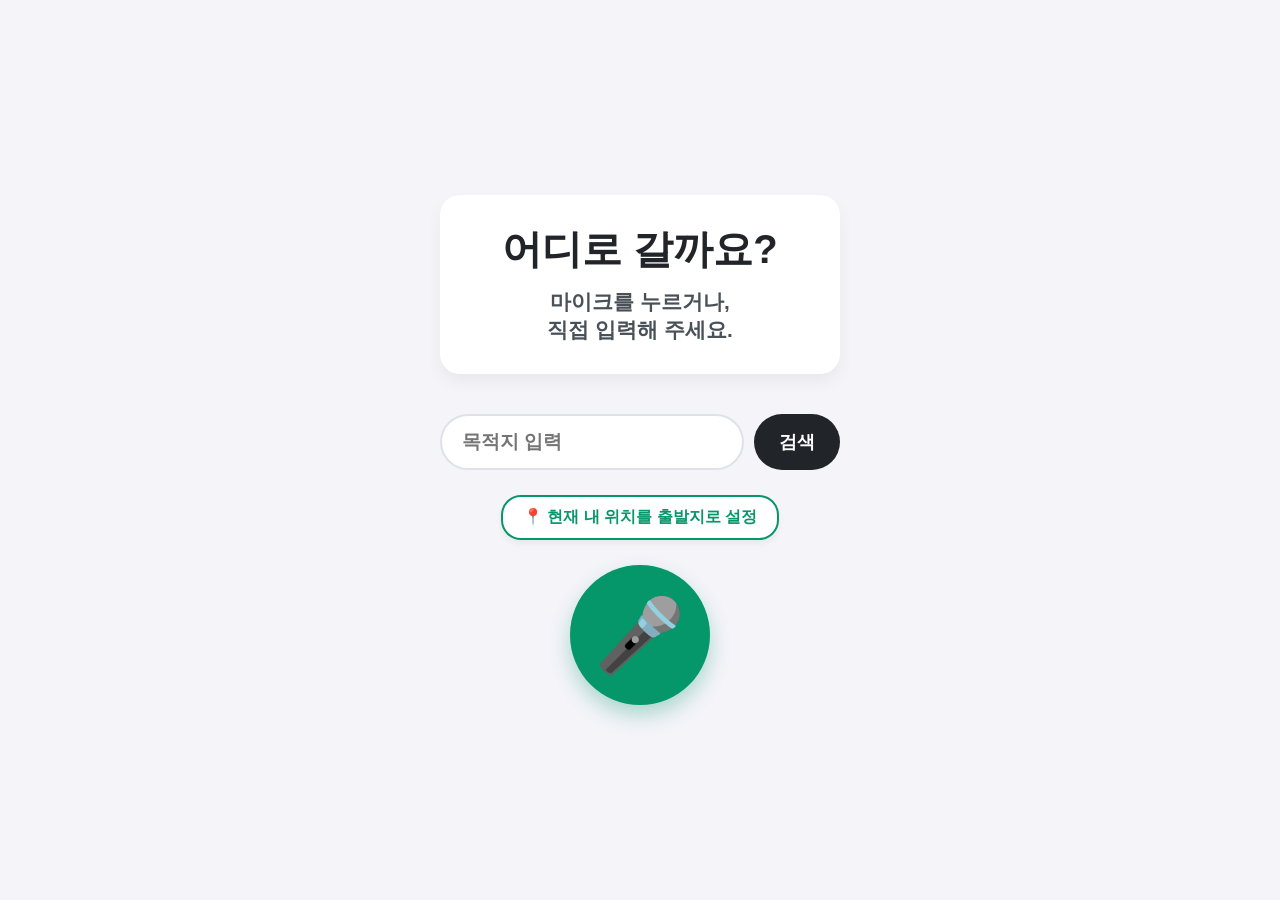
<file: index.html>
<!DOCTYPE html>
<html lang="ko">
<head>
    <meta charset="UTF-8">
    <meta name="viewport" content="width=device-width, initial-scale=1.0, maximum-scale=1.0, user-scalable=no">
    <title>간편한 길 안내 서비스</title>
    <link rel="stylesheet" href="style.css">

    <script type="text/javascript" src="https://dapi.kakao.com/v2/maps/sdk.js?appkey=cce14e5cfdca0c912864df9d0acbb8fc&libraries=services&autoload=false"></script>
</head>
<body>
    
    <div id="ui-container">
        <div class="info-box">
            <h1 id="status-text">어디로 갈까요?</h1>
            <p id="sub-text">마이크를 누르거나, <br>직접 입력해 주세요.</p>
        </div>

        <div class="control-box">
            <div class="text-input-group">
                <input type="text" id="destination-input" placeholder="목적지 입력">
                <button id="search-btn">검색</button>
            </div>
            
            <button id="gps-toggle-btn" class="sub-control-btn">📍 현재 내 위치를 출발지로 설정</button>
            
            <button id="mic-btn" class="giant-btn">🎤</button>
        </div>
    </div>

    <div id="map" class="hidden-map"></div>
    
    <script type="module" src="js/app.js"></script>
</body>
</html>
</file>
<file: style.css>
* {
    margin: 0;
    padding: 0;
    box-sizing: border-box;
}

body, html {
    width: 100%;
    height: 100%;
    font-family: -apple-system, BlinkMacSystemFont, "Segoe UI", Roboto, "Helvetica Neue", Arial, sans-serif;
    background-color: #f4f4f9;
    overflow-y: auto; /* 지도가 뜨면 스크롤이 가능하도록 설정 */
}

/* --- 상단 UI 컨테이너 (정중앙 정렬) --- */
#ui-container {
    width: 100%;
    min-height: 100vh; /* 검색 전에는 화면 전체 차지 */
    display: flex;
    flex-direction: column;
    justify-content: center; 
    align-items: center;     
    gap: 40px;               
    padding: 40px 20px;
    transition: min-height 0.3s ease; /* 부드러운 화면 축소 연출 */
}

/* 💡 검색 성공 시 상단 UI 영역이 위쪽 절반(50vh)으로 슥 줄어듭니다 */
#ui-container.searched {
    min-height: 50vh;
    gap: 20px;
    padding: 20px;
}

/* --- 상단 안내 문구 박스 --- */
.info-box {
    background-color: white;
    padding: 30px 20px;
    border-radius: 20px;
    text-align: center; 
    box-shadow: 0 8px 16px rgba(0,0,0,0.05);
    width: 90%; 
    max-width: 400px;
}

#status-text {
    font-size: 2.5rem; 
    font-weight: 900; 
    color: #212529;
    margin-bottom: 15px;
    line-height: 1.2; 
    word-break: keep-all;
}

#sub-text {
    font-size: 1.3rem; 
    color: #495057;
    font-weight: 600;
    word-break: keep-all;
}

/* --- 하단 컨트롤 영역 --- */
.control-box {
    display: flex;
    flex-direction: column;
    align-items: center;
    gap: 25px; 
    width: 100%;
}

.giant-btn {
    width: 140px;  
    height: 140px; 
    border-radius: 50%;
    background-color: #059669;
    color: white;
    font-size: 4.5rem; 
    border: none;
    box-shadow: 0 10px 20px rgba(5, 150, 105, 0.3);
    cursor: pointer;
    display: flex;
    justify-content: center;
    align-items: center;
    transition: transform 0.1s;
}

.giant-btn:active {
    transform: scale(0.92);
}

.text-input-group {
    display: flex;
    gap: 10px;
    width: 90%;
    max-width: 400px;
}

#destination-input {
    flex: 1; 
    padding: 15px 20px;
    font-size: 1.2rem; 
    border-radius: 30px;
    border: 2px solid #dee2e6;
    outline: none;
    font-weight: 600;
}

#destination-input:focus {
    border-color: #059669; 
}

#search-btn {
    padding: 0 25px;
    font-size: 1.1rem;
    font-weight: 700;
    background-color: #212529; 
    color: white;
    border: none;
    border-radius: 30px;
    cursor: pointer;
}

#search-btn:active {
    transform: scale(0.95);
}

/* --- 실시간 위치 조작 버튼 --- */
.sub-control-btn {
    padding: 10px 20px;
    font-size: 1rem;
    font-weight: 700;
    color: #059669; 
    background-color: white;
    border: 2px solid #059669;
    border-radius: 20px;
    cursor: pointer;
    box-shadow: 0 4px 6px rgba(0,0,0,0.05);
    transition: all 0.2s ease;
}

.sub-control-btn.active {
    color: white;
    background-color: #059669; 
    box-shadow: inset 0 2px 4px rgba(0,0,0,0.1);
}

/* --- 🗺️ 하단 지도 레이아웃 --- */
#map {
    width: 100%;
    height: 50vh; /* 화면 하단 절반을 차지 */
    background-color: #e9ecef;
    border-top: 2px solid #dee2e6;
    transition: all 0.3s ease;
}

/* 💡 [필수 추가] 처음에는 지도를 화면에서 완전히 보이지 않게 숨김 */
.hidden-map {
    display: none !important;
}

/* ==========================================================================
   💡 음성 인식 동적 생성 버튼 전용 UI 데코레이션 (추가 파트)
   ========================================================================== */
.dynamic-btn-group {
    display: flex;
    flex-direction: column;
    width: 100%;
    max-width: 320px;
    gap: 12px;
    margin: 20px auto 0 auto;
}

.candidate-btn, .choice-btn, #confirm-btn, #retry-btn {
    width: 100%;
    padding: 14px 20px;
    font-size: 1.1rem;
    font-weight: 700;
    border-radius: 15px;
    border: none;
    cursor: pointer;
    box-shadow: 0 4px 6px rgba(0,0,0,0.04);
    transition: all 0.15s ease;
    word-break: keep-all;
}

/* 추천 장소 및 맞아요 확인 버튼 (매력적인 녹색) */
.candidate-btn, #confirm-btn {
    background-color: #059669;
    color: white;
}

/* 단순 말한 장소 분기 버튼 (세련된 차콜색) */
.choice-btn {
    background-color: #495057;
    color: white;
}

/* 다시 말하기 취소 버튼 (연한 회색 바탕에 붉은 글씨) */
#retry-btn {
    background-color: #e9ecef;
    color: #dc3545;
}

/* 버튼 클릭 시 눌리는 쫀득한 모션 추가 */
.candidate-btn:active, .choice-btn:active, #confirm-btn:active, #retry-btn:active {
    transform: scale(0.96);
    opacity: 0.9;
}
</file>
